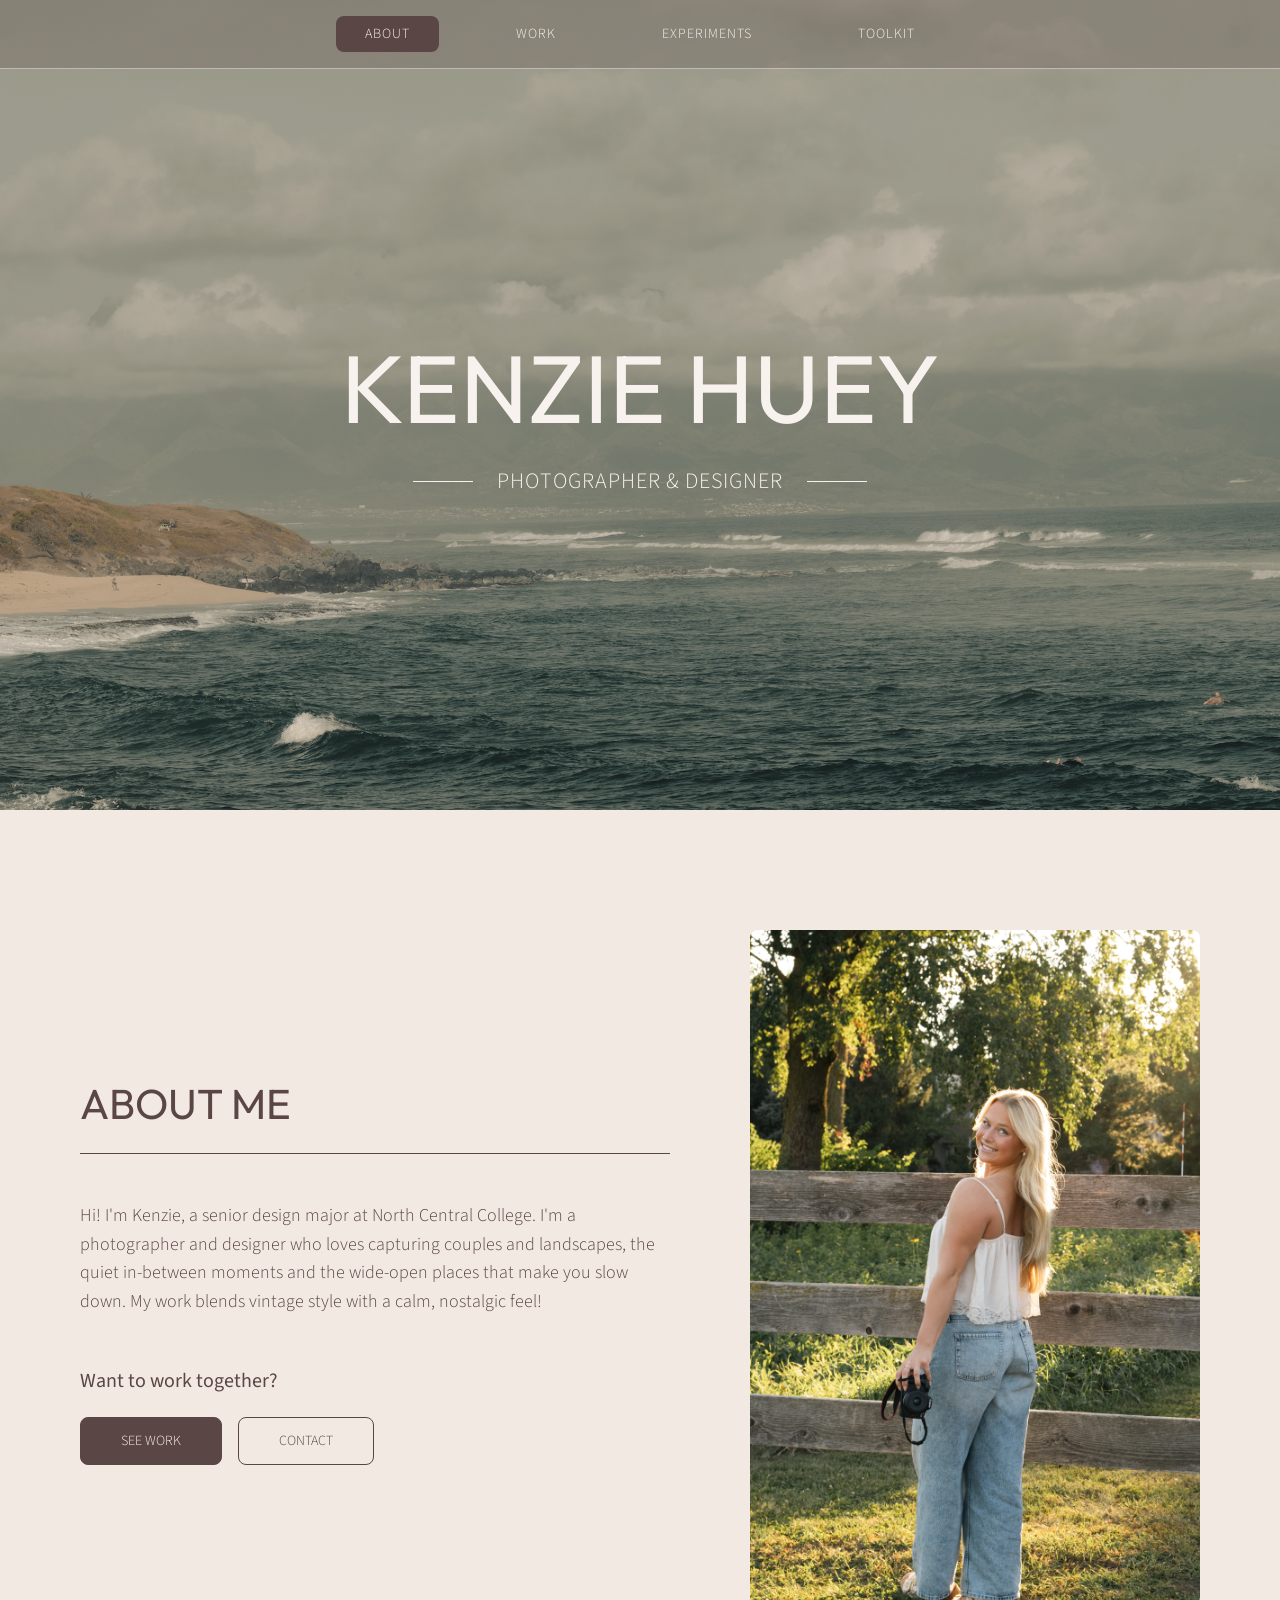
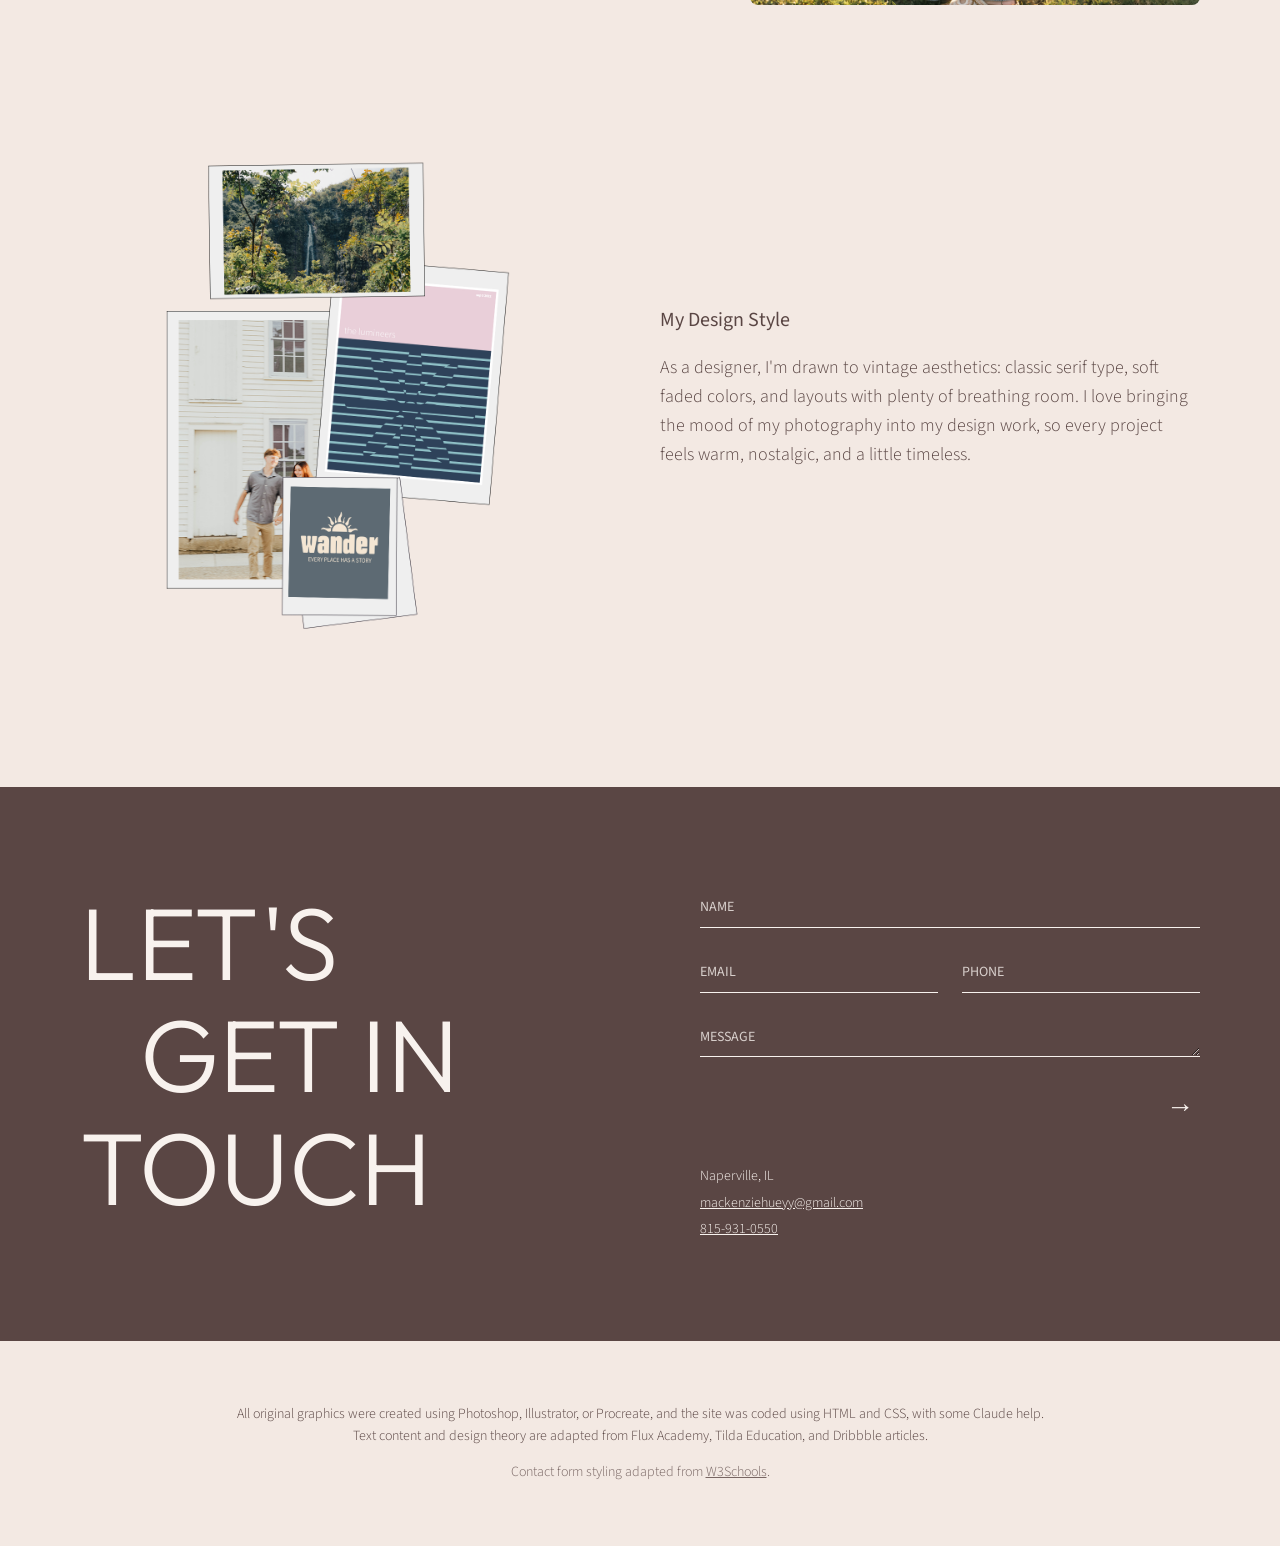
<file: index.html>
<!DOCTYPE html>
<html lang="en">
<head>
  <meta charset="UTF-8">
  <meta name="viewport" content="width=device-width, initial-scale=1.0">
  <title>Kenzie Huey | Photographer & Designer</title>

  <link rel="preconnect" href="https://fonts.googleapis.com">
  <link rel="preconnect" href="https://fonts.gstatic.com" crossorigin>
  <link href="https://fonts.googleapis.com/css2?family=Outfit:wght@300;400&family=Source+Sans+3:wght@300;400;600&display=swap" rel="stylesheet">


  <link rel="stylesheet" href="style.css">
</head>
<body>

<!-- Nav Bar-->
  <nav class="nav">
    <a href="index.html" class="active">About</a>
    <a href="work.html">Work</a>
    <a href="experiments.html">Experiments</a>
    <a href="toolkit.html">Toolkit</a>
  </nav>

  <!-- HERO BANNER-->

  <header class="hero">
    <h1>Kenzie Huey</h1>
    <p class="hero-subtitle">Photographer &amp; Designer</p>
  </header>

  <!-- ABOUT ME -->
  <section class="about">
    <div class="about-text">
      <h2>About Me</h2>
      <p>
        Hi! I'm Kenzie, a senior design major at North Central College.
        I'm a photographer and designer who loves capturing couples and
        landscapes, the quiet in-between moments and the wide-open places
        that make you slow down. My work blends vintage style with a calm,
        nostalgic feel!
      </p>

      <h3>Want to work together?</h3>
      <div class="buttons">
        <a href="work.html" class="btn btn-filled">See Work</a>
        <a href="#contact" class="btn btn-outline">Contact</a>
      </div>
    </div>

    <img src="me.jpg" alt="Kenzie smiling over her shoulder, holding a camera by a wooden fence" class="portrait">
  </section>


  <section class="design-style">
    <img src="collage.png" alt="Collage of Kenzie" class="collage">

    <div class="design-text">
      <h3>My Design Style</h3>
      <p>
        As a designer, I'm drawn to vintage aesthetics: classic serif type,
        soft faded colors, and layouts with plenty of breathing room. I love
        bringing the mood of my photography into my design work, so every
        project feels warm, nostalgic, and a little timeless.
      </p>
    </div>
  </section>

  
  <section class="contact" id="contact">
    <h2 class="contact-title">Let's<br><span>Get In</span><br>Touch</h2>

    <div class="contact-right">
     
      <form class="contact-form">
        <input type="text" name="name" placeholder="Name" required>
        <div class="form-row">
          <input type="email" name="email" placeholder="Email" required>
          <input type="tel" name="phone" placeholder="Phone">
        </div>
        <textarea name="message" placeholder="Message" required></textarea>
        <button type="submit" class="form-arrow" aria-label="Send message">&rarr;</button>
      </form>

      <div class="contact-info">
        <p>Naperville, IL</p>
      
        <a href="mailto:mackenziehueyy@gmail.com">mackenziehueyy@gmail.com</a>
        <a href="tel:8159310550">815-931-0550</a>
      </div>
    </div>
  </section>

  <!-- footer -->
  <footer class="footer">
    <p>
      All original graphics were created using Photoshop, Illustrator, or Procreate,
      and the site was coded using HTML and CSS, with some Claude help. Text content
      and design theory are adapted from Flux Academy, Tilda Education, and
      Dribbble articles.
    </p>
    <p class="credits">
      Contact form styling adapted from
      <a href="https://www.w3schools.com/howto/howto_css_contact_form.asp" target="_blank">W3Schools</a>.
    </p>
  </footer>

</body>
</html>
</file>
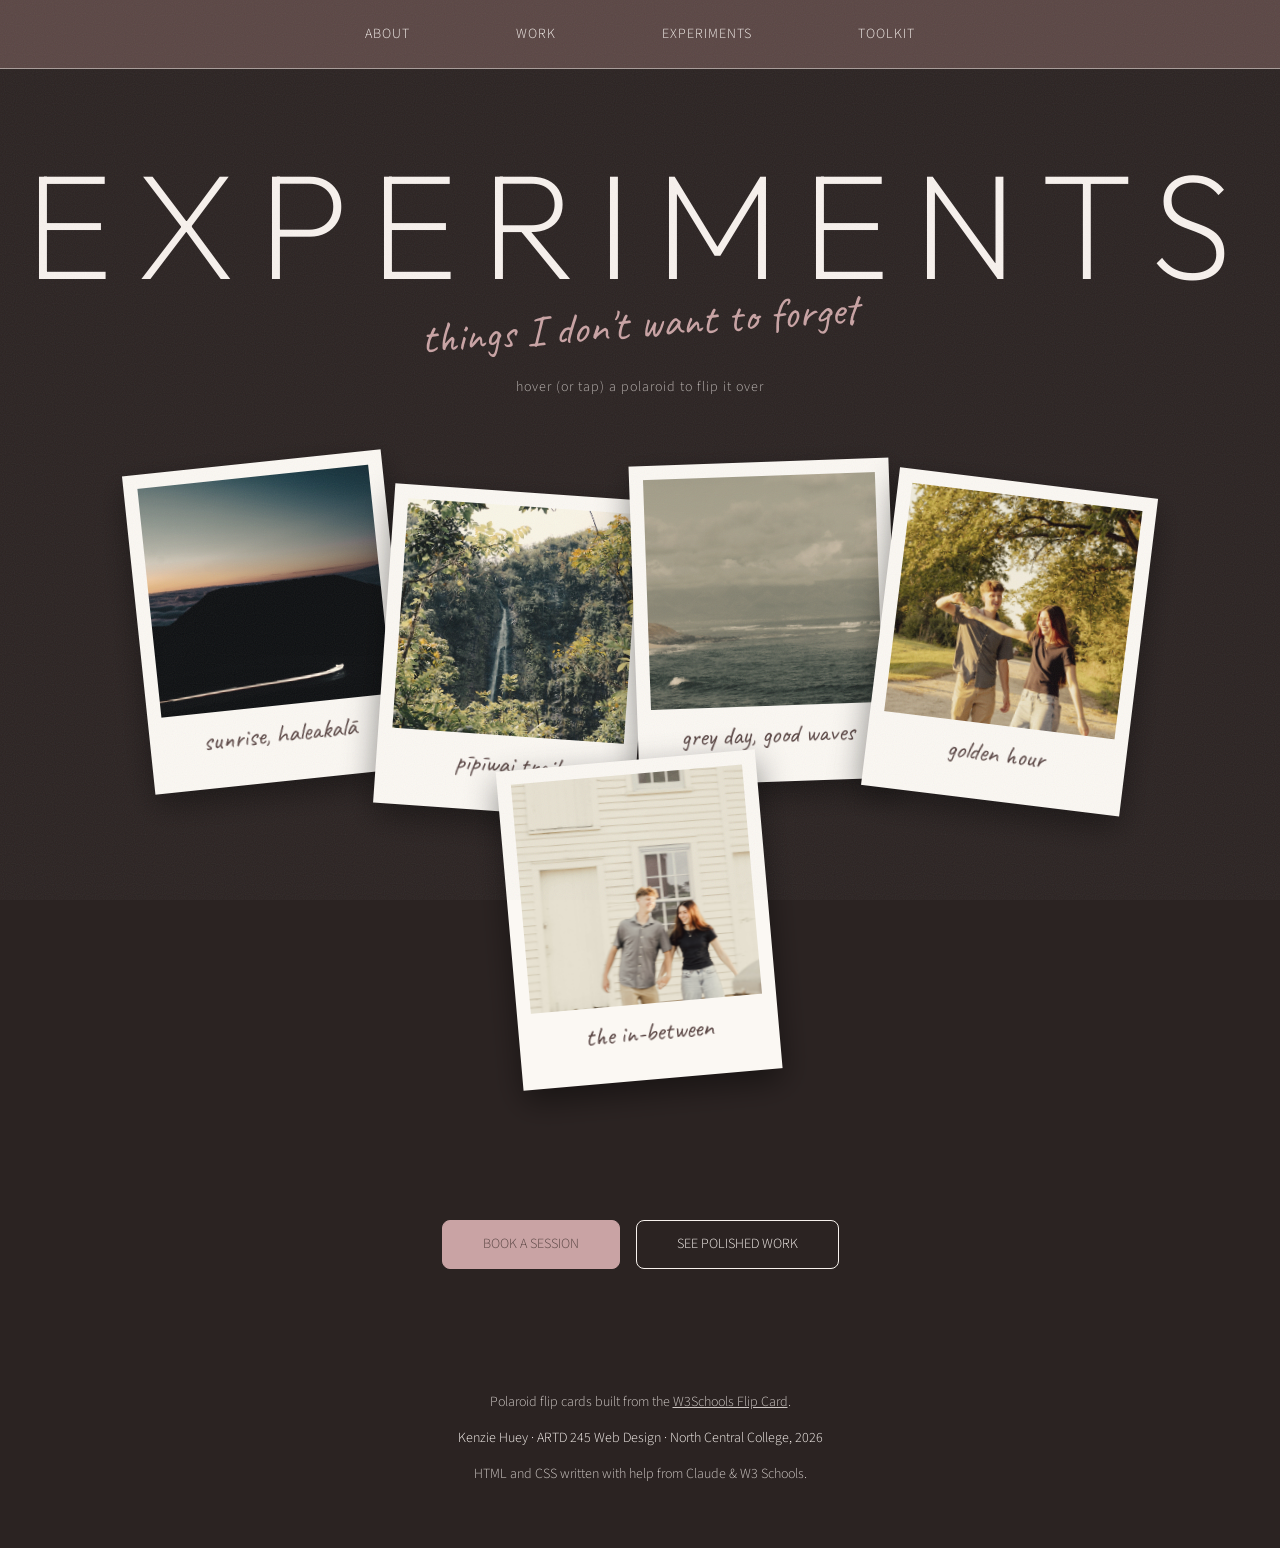
<file: experiments.html>
<!DOCTYPE html>
<html lang="en">
<head>
  <meta charset="UTF-8">
  <meta name="viewport" content="width=device-width, initial-scale=1.0">
  <title>Experiments | Kenzie Huey</title>

  
  <link rel="preconnect" href="https://fonts.googleapis.com">
  <link rel="preconnect" href="https://fonts.gstatic.com" crossorigin>
  <link href="https://fonts.googleapis.com/css2?family=Caveat:wght@400;600&family=Outfit:wght@200;300;400;700&family=Source+Sans+3:wght@300;400;600&display=swap" rel="stylesheet">
  <link rel="stylesheet" href="style.css">
</head>

<body class="experiments-page">

  <!-- NAV BAR -->
  <nav class="nav nav-solid">
    <a href="index.html">About</a>
    <a href="work.html">Work</a>
    <a href="experiments.html" class="active">Experiments</a>
    <a href="toolkit.html">Toolkit</a>
  </nav>

  <!--HEADER -->
  <header class="exp-header">
    <h1>Experiments</h1>
    <p class="exp-scribble">things I don't want to forget</p>
    <p class="exp-hint">hover (or tap) a polaroid to flip it over</p>
  </header>

  <!-- flip cards
       Built from the W3Schools Flip Card. Structure:
       .flip-card        = the polaroid (tilted)
       .flip-card-inner  = the part that spins
       .flip-card-front  = photo side
       .flip-card-back   = handwritten note side
       tabindex="0" lets people tap or tab to flip it, not just hover. -->
  <section class="polaroid-table">

    <div class="flip-card" tabindex="0">
      <div class="flip-card-inner">
        <div class="flip-card-front">
          <img src="park.jpg" alt="Sunrise over Haleakalā">
          <p class="polaroid-caption">sunrise, haleakal&#257;</p>
        </div>
        <div class="flip-card-back">
          <p>Woke up at 3am for this. SOOO worth it!</p>
          <p class="note-date">Maui, 2026</p>
        </div>
      </div>
    </div>

    <div class="flip-card" tabindex="0">
      <div class="flip-card-inner">
        <div class="flip-card-front">
          <img src="waterfall.jpg" alt="A tall waterfall framed by green and yellow leaves">
          <p class="polaroid-caption">p&#299;p&#299;wai trail</p>
        </div>
        <div class="flip-card-back">
          <p>The prettiest waterfall I have ever seen!.</p>
          <p class="note-date">Maui, 2026</p>
        </div>
      </div>
    </div>

    <div class="flip-card" tabindex="0">
      <div class="flip-card-inner">
        <div class="flip-card-front">
          <img src="hero2.png" alt="Moody ocean waves along a rocky Maui coastline">
          <p class="polaroid-caption">grey day, good waves</p>
        </div>
        <div class="flip-card-back">
          <p>Overcast skies are underrated. Everything looks softer.</p>
          <p class="note-date">Maui, 2026</p>
        </div>
      </div>
    </div>

    <!-- Add your own couples photos as couples1.jpg and couples2.jpg -->
    <div class="flip-card" tabindex="0">
      <div class="flip-card-inner">
        <div class="flip-card-front">
          <img src="couple1.jpg" alt="A couple laughing">
          <p class="polaroid-caption">golden hour</p>
        </div>
        <div class="flip-card-back">
          <p>The best photos happen without asking!</p>
          <p class="note-date">2026</p>
        </div>
      </div>
    </div>

    <div class="flip-card" tabindex="0">
      <div class="flip-card-inner">
        <div class="flip-card-front">
          <img src="couples2.jpg" alt="A couple walking hand in hand">
          <p class="polaroid-caption">the in-between</p>
        </div>
        <div class="flip-card-back">
          <p>I asked them to walk slowly! They looked great! </p>
          <p class="note-date">2026</p>
        </div>
      </div>
    </div>

  </section>

  <section class="exp-cta">
    
    <div class="buttons buttons-center">
      <a href="index.html#contact" class="btn btn-filled">Book a Session</a>
      <a href="work.html" class="btn btn-outline">See Polished Work</a>
    </div>
  </section>

  <footer class="footer">
    <p class="credits">
      Polaroid flip cards built from the
      <a href="https://www.w3schools.com/howto/howto_css_flip_card.asp" target="_blank">W3Schools Flip Card</a>.
     
    </p>
    <p>Kenzie Huey · ARTD 245 Web Design · North Central College, 2026</p>
    <p class="credits">HTML and CSS written with help from Claude & W3 Schools.</p>
  </footer>

</body>
</html>
</file>
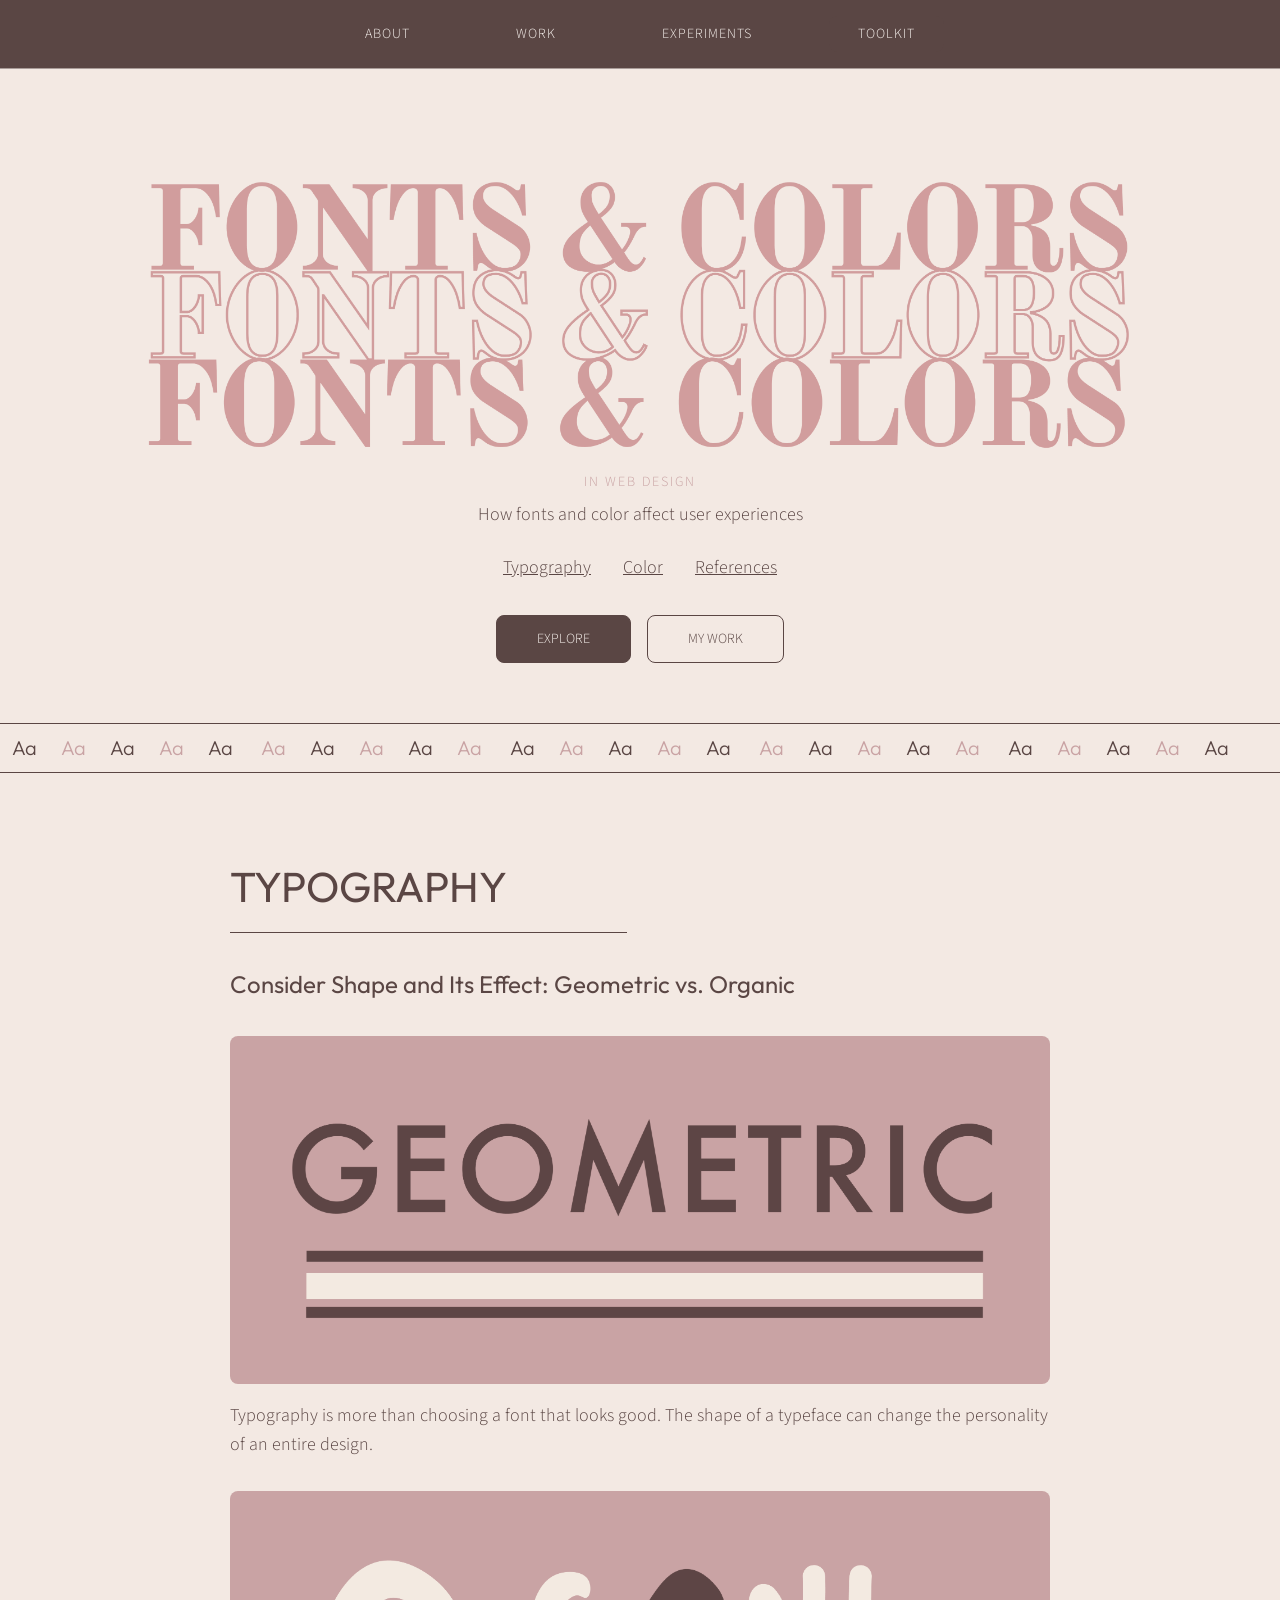
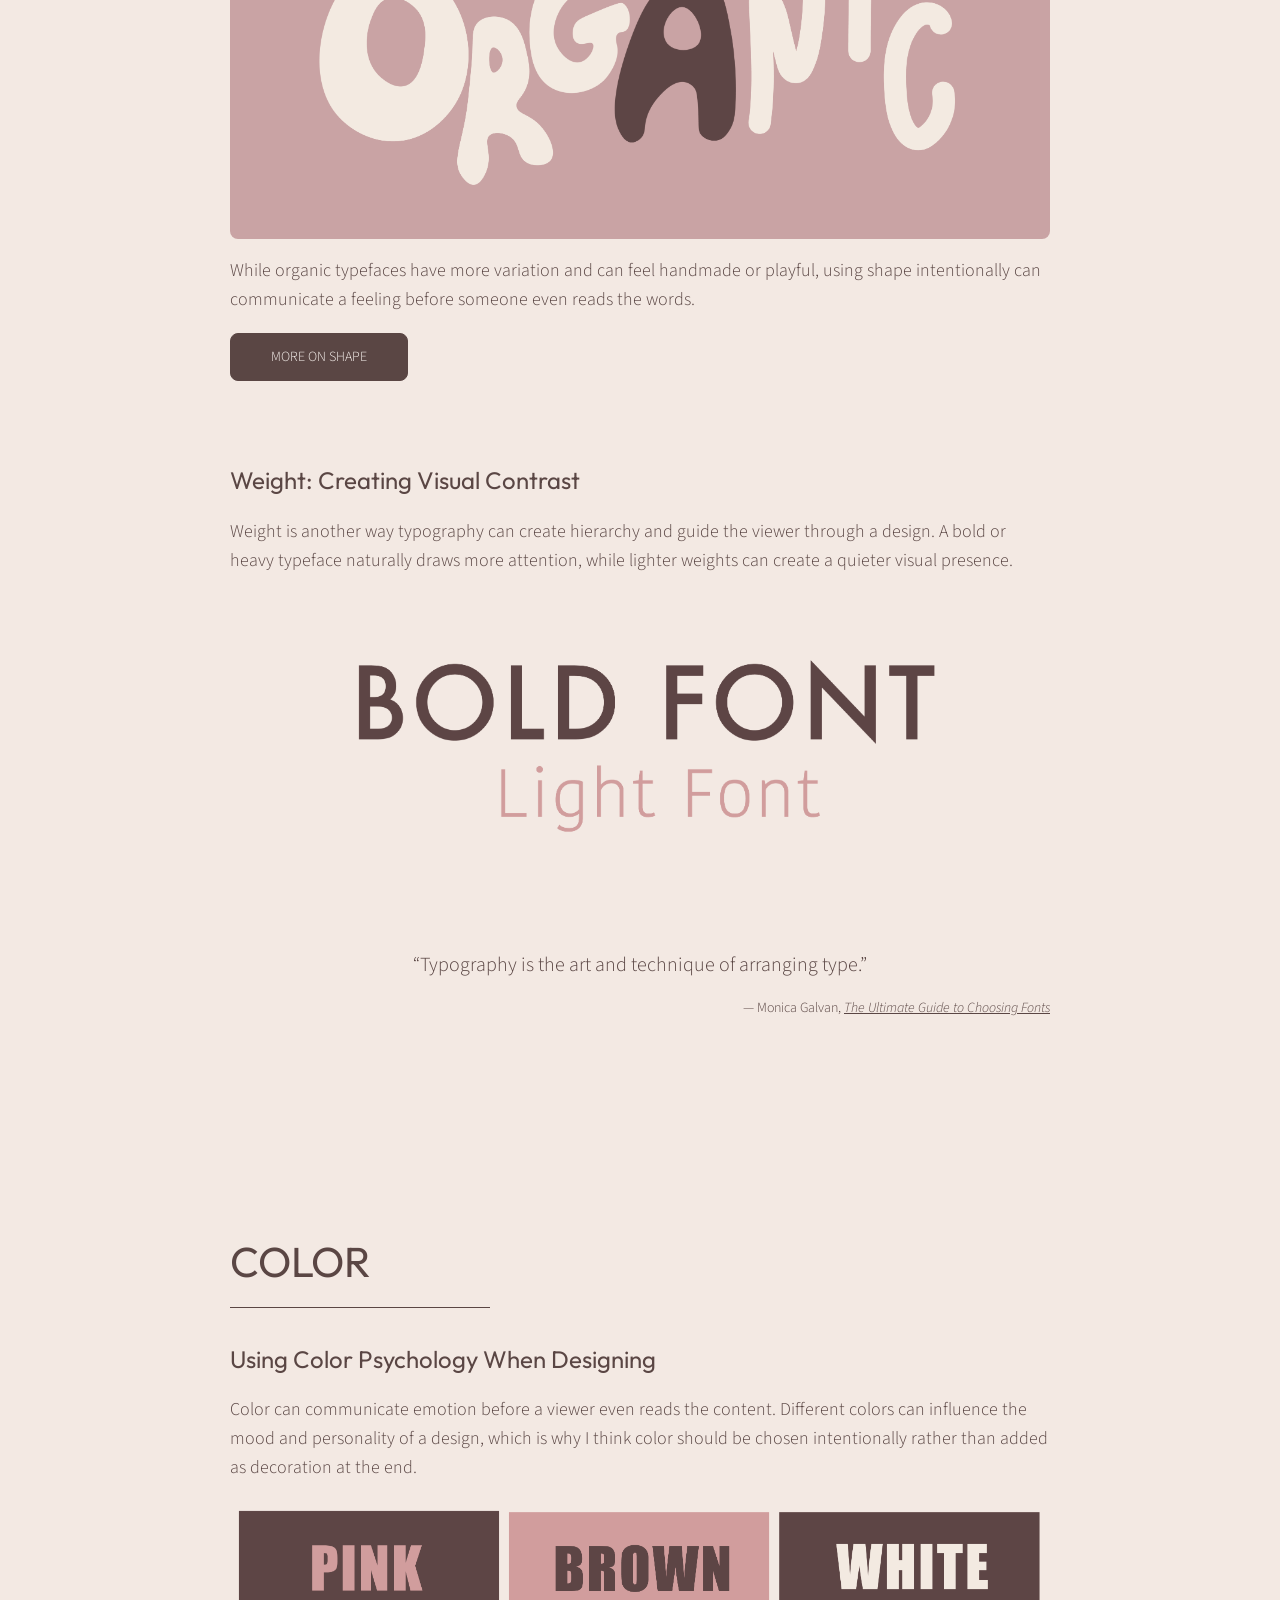
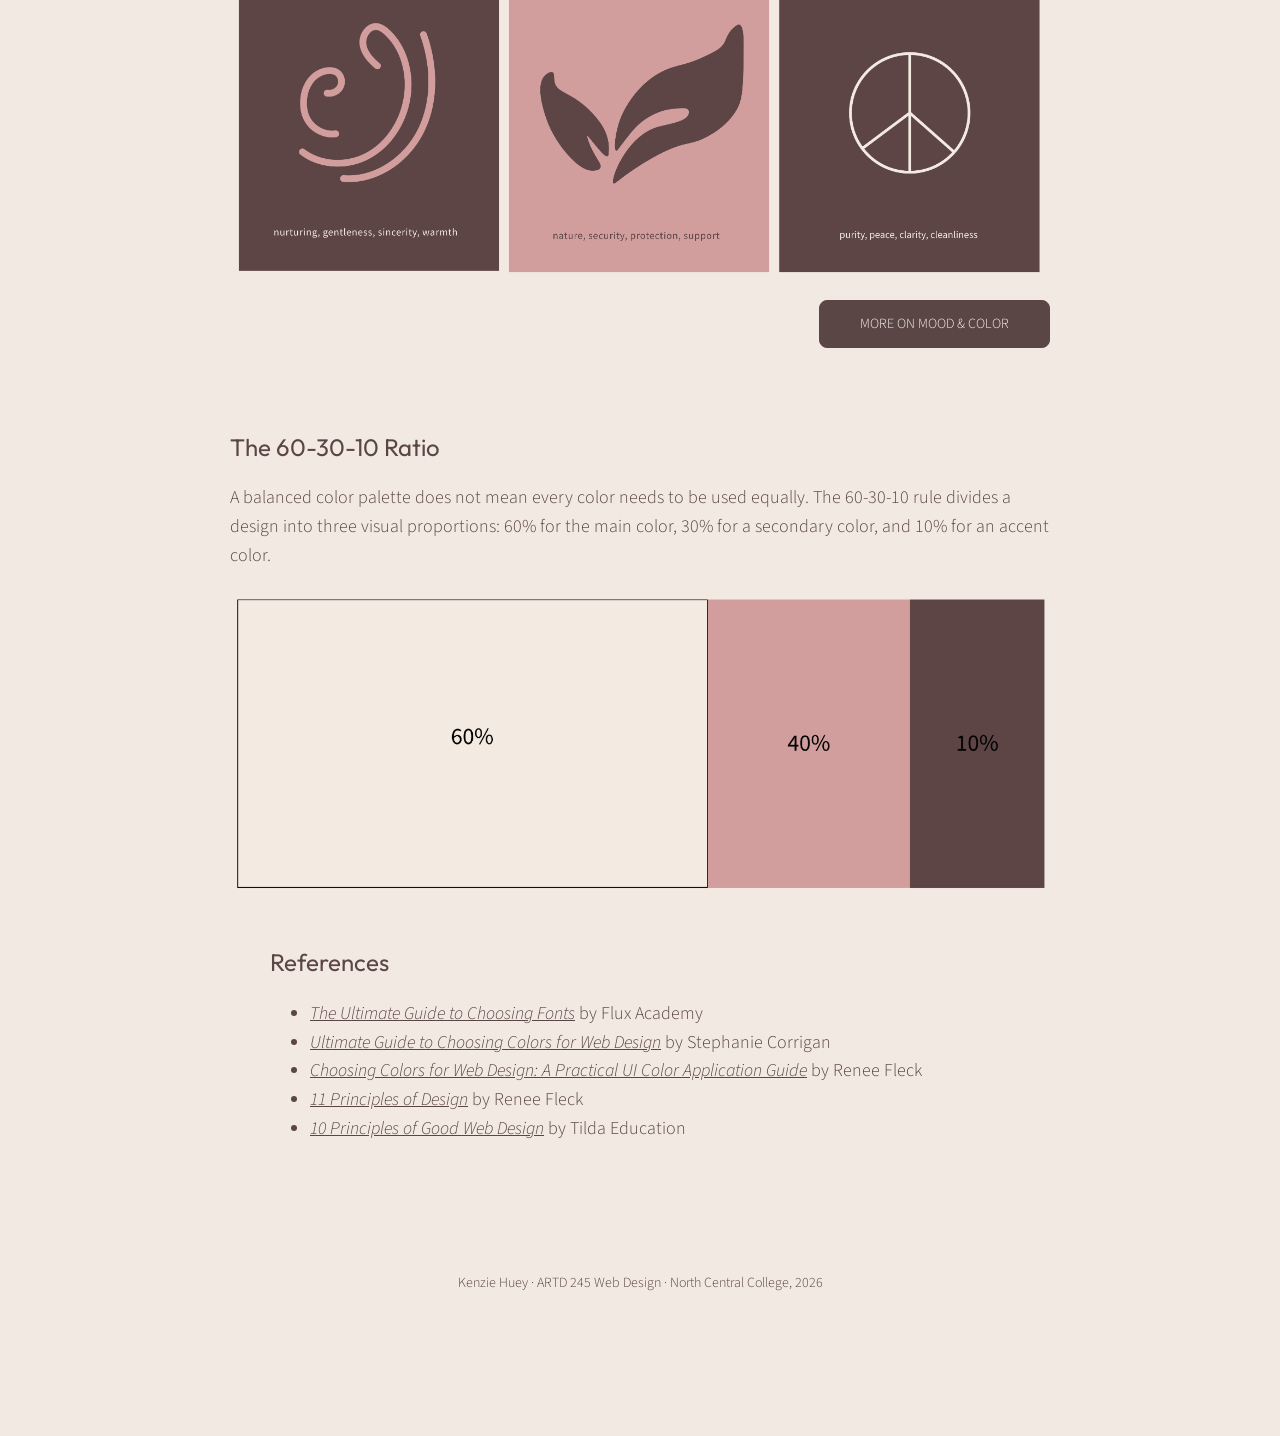
<file: toolkit.html>
<!DOCTYPE html>
<html lang="en">
<head>
  <meta charset="UTF-8">
  <meta name="viewport" content="width=device-width, initial-scale=1.0">
  <title>Toolkit | Kenzie Huey</title>

  <!-- Same fonts + same stylesheet as every other page -->
  <link rel="preconnect" href="https://fonts.googleapis.com">
  <link rel="preconnect" href="https://fonts.gstatic.com" crossorigin>
  <link href="https://fonts.googleapis.com/css2?family=Outfit:wght@200;300;400;700&family=Source+Sans+3:wght@300;400;600&display=swap" rel="stylesheet">
  <link rel="stylesheet" href="style.css">
</head>
<body>

  <!--  NAV BAR  -->
  
  <nav class="nav nav-solid">
    <a href="index.html">About</a>
    <a href="work.html">Work</a>
    <a href="experiments.html">Experiments</a>
    <a href="toolkit.html" class="active">Toolkit</a>
  </nav>

  <!--  PAGE HEADER -->
  <header class="page-header">
   
    <h1><img src="fonts&colors.png" alt="Fonts &amp; Color" class="title-img"></h1>
    <p class="eyebrow">In web design</p>
    <p>How fonts and color affect user experiences</p>

    <!-- In-page links: each one jumps to a section with a matching id -->
    <div class="jump-links">
      <a href="#typography">Typography</a>
      <a href="#color">Color</a>
      <a href="#references">References</a>
    </div>

    <div class="buttons buttons-center">
      <a href="#typography" class="btn btn-filled">Explore</a>
      <a href="work.html" class="btn btn-outline">My Work</a>
    </div>


  </header>

  <!-- Decorative "Aa" strip -->
  <div class="aa-strip" aria-hidden="true">
    <span>Aa</span><span>Aa</span><span>Aa</span><span>Aa</span><span>Aa</span>
    <span>Aa</span><span>Aa</span><span>Aa</span><span>Aa</span><span>Aa</span>
    <span>Aa</span><span>Aa</span><span>Aa</span><span>Aa</span><span>Aa</span>
    <span>Aa</span><span>Aa</span><span>Aa</span><span>Aa</span><span>Aa</span>
    <span>Aa</span><span>Aa</span><span>Aa</span><span>Aa</span><span>Aa</span>
  </div>

  <section class="toolkit-section" id="typography">
    <h2>Typography</h2>

    <h3>Consider Shape and Its Effect: Geometric vs. Organic</h3>

    <img src="geo.png" alt="The word GEOMETRIC in a clean, structured typeface" class="org">
    <p>
      Typography is more than choosing a font that looks good. The shape of a
      typeface can change the personality of an entire design.
    </p>

    <img src="org.png" alt="The word ORGANIC in a soft, bubbly, playful typeface" class="org">
    <p>
      While organic typefaces have more variation and can feel handmade or
      playful, using shape intentionally can communicate a feeling before
      someone even reads the words.
    </p>

    <a href="https://www.flux-academy.com/blog/the-ultimate-guide-to-choosing-fonts" target="_blank" class="btn btn-filled">More on Shape</a>

    <h3 class="spaced">Weight: Creating Visual Contrast</h3>
    <p>
      Weight is another way typography can create hierarchy and guide the
      viewer through a design. A bold or heavy typeface naturally draws more
      attention, while lighter weights can create a quieter visual presence.
    </p>

    <img src="bold vs light.png" alt="The words BOLD FONT in a heavy weight above Light Font in a thin weight" class="concept-img">

    <figure class="quote">
      <q>Typography is the art and technique of arranging type.</q>
      <figcaption>— Monica Galvan, <cite><a href="https://www.flux-academy.com/blog/the-ultimate-guide-to-choosing-fonts" target="_blank">The Ultimate Guide to Choosing Fonts</a></cite></figcaption>
    </figure>
  </section>

  <!-- COLOR -->
  <section class="toolkit-section" id="color">
    <h2>Color</h2>

    <h3>Using Color Psychology When Designing</h3>
    <p>
      Color can communicate emotion before a viewer even reads the content.
      Different colors can influence the mood and personality of a design,
      which is why I think color should be chosen intentionally rather than
      added as decoration at the end.
    </p>

    <img src="pbw.png" alt="Three color cards: pink, brown, and white, each with an icon and the moods it suggests" class="concept-img">

    <a href="https://dribbble.com/stories/2018/12/19/choosing-colors-for-web-design-a-practical-ui-color-application-guide" target="_blank" class="btn btn-filled btn-right">More on Mood &amp; Color</a>

    <h3 class="spaced">The 60-30-10 Ratio</h3>
    <p>
      A balanced color palette does not mean every color needs to be used
      equally. The 60-30-10 rule divides a design into three visual
      proportions: 60% for the main color, 30% for a secondary color, and
      10% for an accent color.
    </p>

    <img src="60.png" alt="Diagram of the 60-30-10 rule as three blocks of color" class="concept-img">

    


  <section class="references" id="references">
    <h3>References</h3>
    <ul>
      <li><cite><a href="https://www.flux-academy.com/blog/the-ultimate-guide-to-choosing-fonts" target="_blank">The Ultimate Guide to Choosing Fonts</a></cite> by Flux Academy</li>
      <li><cite><a href="https://www.flux-academy.com/blog/ultimate-guide-to-choosing-colors-for-web-design" target="_blank">Ultimate Guide to Choosing Colors for Web Design</a></cite> by Stephanie Corrigan</li>
      <li><cite><a href="https://dribbble.com/stories/2018/12/19/choosing-colors-for-web-design-a-practical-ui-color-application-guide" target="_blank">Choosing Colors for Web Design: A Practical UI Color Application Guide</a></cite> by Renee Fleck</li>
      <li><cite><a href="https://dribbble.com/resources/education/principles-of-design" target="_blank">11 Principles of Design</a></cite> by Renee Fleck</li>
      <li><cite><a href="https://tilda.education/en/web-design-principles" target="_blank">10 Principles of Good Web Design</a></cite> by Tilda Education</li>
    </ul>
  </section>

  <footer class="footer">
    <p>Kenzie Huey · ARTD 245 Web Design · North Central College, 2026</p>
  


</body>
</html>

  </footer>


</body>
</html>
</file>
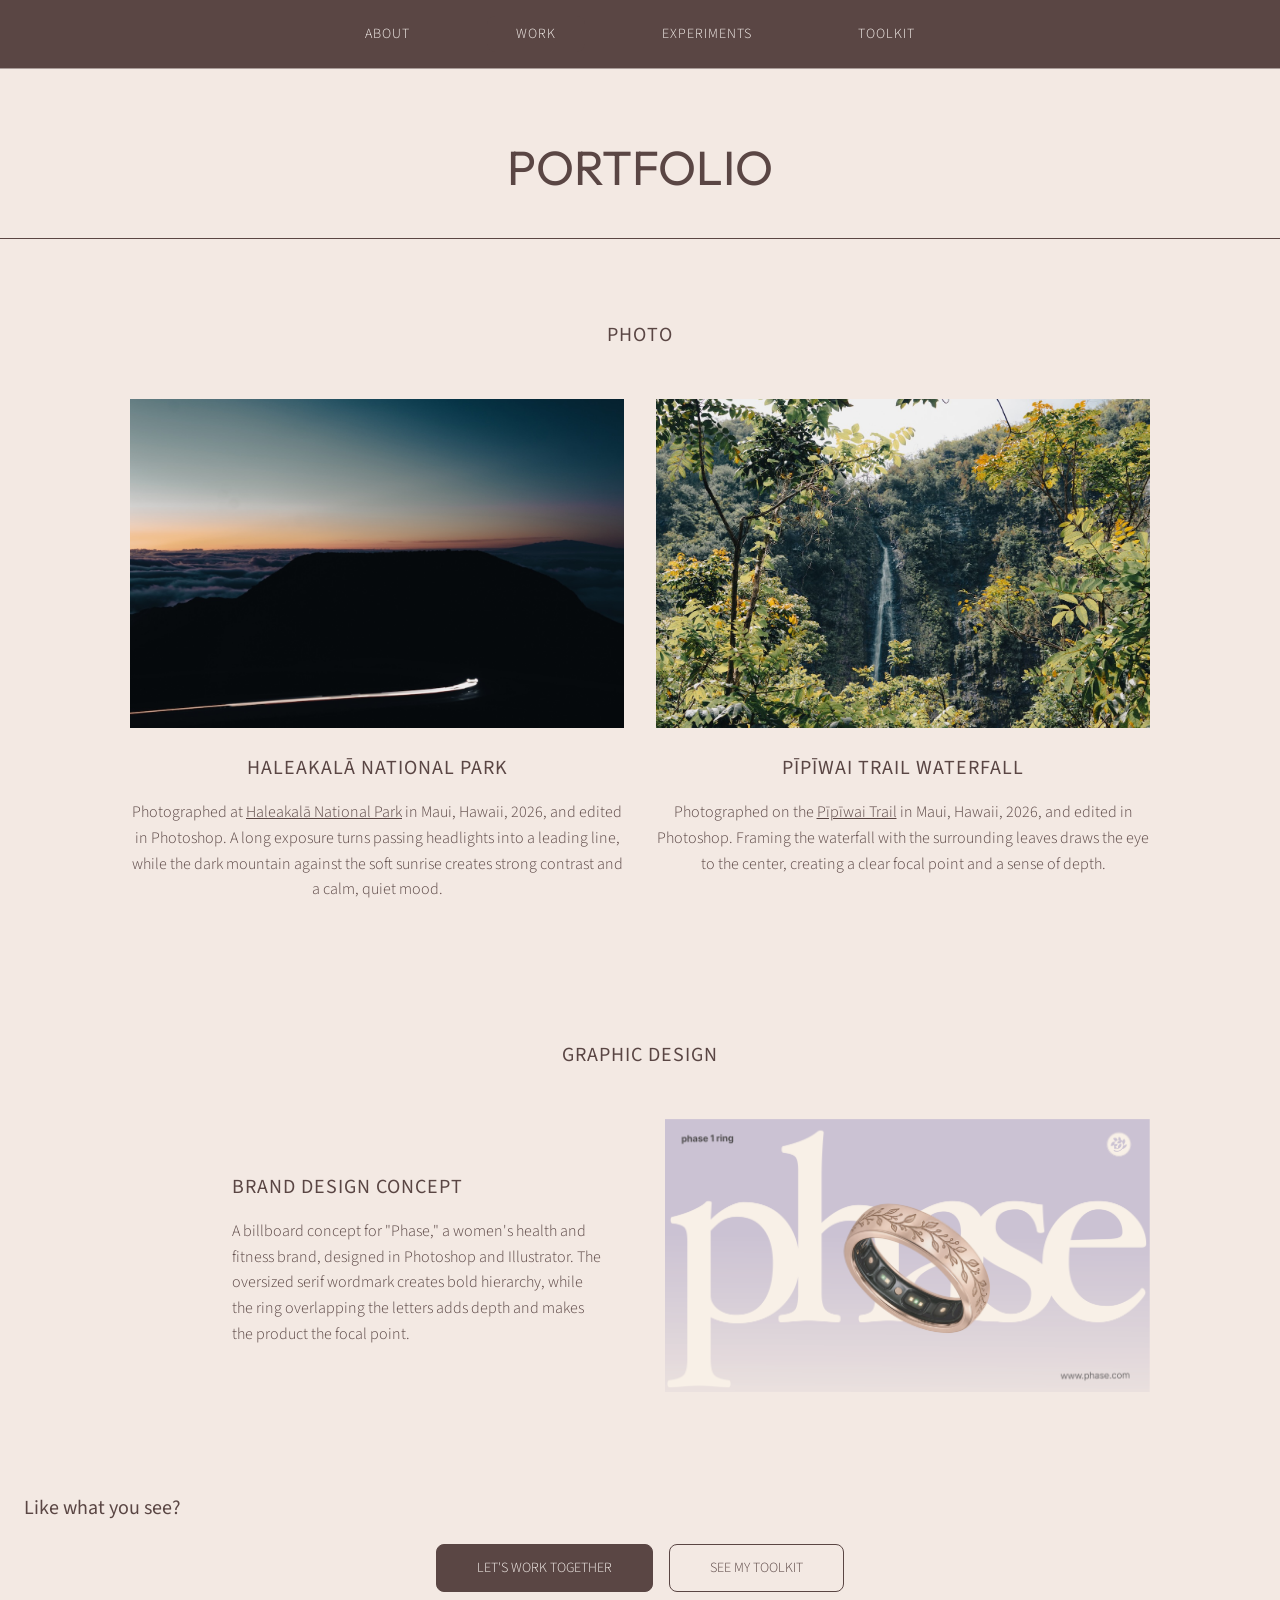
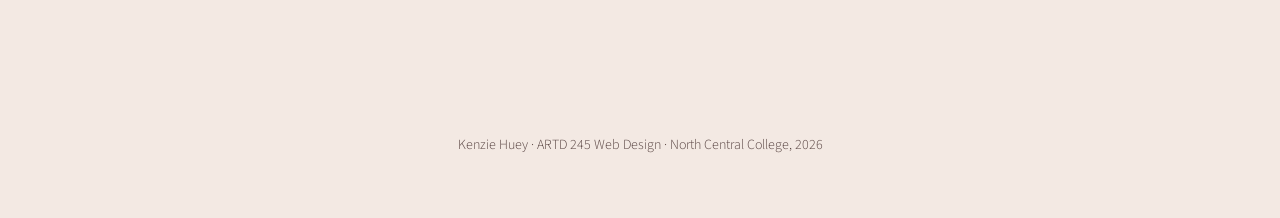
<file: work.html>
<!DOCTYPE html>
<html lang="en">
<head>
  <meta charset="UTF-8">
  <meta name="viewport" content="width=device-width, initial-scale=1.0">
  <title>Work | Kenzie Huey</title>


  <link rel="preconnect" href="https://fonts.googleapis.com">
  <link rel="preconnect" href="https://fonts.gstatic.com" crossorigin>
  <link href="https://fonts.googleapis.com/css2?family=Outfit:wght@200;300;400;700&family=Source+Sans+3:wght@300;400;600&display=swap" rel="stylesheet">
  <link rel="stylesheet" href="style.css">
</head>
<body>

  <!--  NAV BAR  -->
  <nav class="nav nav-solid">
    <a href="index.html">About</a>
    <a href="work.html" class="active">Work</a>
    <a href="experiments.html">Experiments</a>
    <a href="toolkit.html">Toolkit</a>
  </nav>

  <!-- PAGE HEADER -->
  <header class="work-header">
    <h1>Portfolio</h1>
  </header>

  <!--  PHOTOGRAPHY  -->
  <section class="work-section">
    <h2 class="work-label">Photo</h2>

    <div class="work-grid">

      <article class="work-card">
  
        <div class="zoom-wrap">
          <img src="park.jpg" alt="Sunrise over Haleakalā crater with a streak of headlights along the mountain road">
        </div>
        <h3>Haleakal&#257; National Park</h3>
        <p>
          Photographed at
          <a href="https://www.nps.gov/hale/index.htm" target="_blank">Haleakal&#257; National Park</a>
          in Maui, Hawaii, 2026, and edited in Photoshop. A long exposure turns
          passing headlights into a leading line, while the dark mountain
          against the soft sunrise creates strong contrast and a calm, quiet mood.
        </p>
      </article>

      <article class="work-card">
        <div class="zoom-wrap">
          <img src="waterfall.jpg" alt="A tall, thin waterfall framed by green and yellow leaves in a Maui rainforest">
        </div>
        <h3>P&#299;p&#299;wai Trail Waterfall</h3>
        <p>
          Photographed on the
          <a href="https://www.hawaiimagazine.com/content/hiking-pipiwai-trail-waimoku-falls-haleakala-national-park" target="_blank">P&#299;p&#299;wai Trail</a>
          in Maui, Hawaii, 2026, and edited in Photoshop. Framing the waterfall
          with the surrounding leaves draws the eye to the center, creating a
          clear focal point and a sense of depth.
        </p>
      </article>

    </div>
  </section>

  <!-- GRAPHIC DESIGN -->
  <section class="work-section">
    <h2 class="work-label">Graphic Design</h2>

    <article class="work-feature">
      <div class="work-feature-text">
        <h3>Brand Design Concept</h3>
        <p>
          A billboard concept for "Phase," a women's health and fitness brand,
          designed in Photoshop and Illustrator. The oversized serif wordmark
          creates bold hierarchy, while the ring overlapping the letters adds
          depth and makes the product the focal point.
        </p>
      </div>

      <div class="zoom-wrap work-feature-img">
        <img src="billboard.png" alt="Lavender billboard ">
      </div>
    </article>
  </section>

  <section class="work-cta">
    <h3>Like what you see?</h3>
    <div class="buttons buttons-center">
      <a href="index.html#contact" class="btn btn-filled">Let's Work Together</a>
      <a href="toolkit.html" class="btn btn-outline">See My Toolkit</a>
    </div>
  </section>

  <footer class="footer">
    <p>Kenzie Huey · ARTD 245 Web Design · North Central College, 2026</p>
    
  </footer>

</body>
</html>
</file>
<file: style.css>
:root {
  --cream: #f3e9e3;   /* 60% - main background */
  --brown: #5a4644;   /* 30% - contact section, buttons, text */
  --pink:  #c9a3a4;   /* 10% - accent for hovers */
  --light: #f8f2ee;   /* text on dark backgrounds */

  --heading-font: 'Outfit', sans-serif;
  --body-font: 'Source Sans 3', sans-serif;
}

/*
   BASICS
   */
* {
  box-sizing: border-box;
}

body {
  margin: 0;
  background: var(--cream);
  color: var(--brown);
  font-family: var(--body-font);
  font-weight: 300;
  font-size: 18px;
  line-height: 1.6;
}

h1, h2, h3 {
  font-family: var(--heading-font);
  font-weight: 400;
  margin: 0 0 16px;
}

h2 {
  font-size: 42px;
  text-transform: uppercase;
}

h3 {
  font-size: 20px;
  font-family: var(--body-font);
}

img {
  max-width: 100%;
  display: block;
}

/* Text links + hover state */
a {
  color: inherit;
}

a:hover {
  color: var(--pink);
}

/* nav */
.nav {
  position: absolute;      /* sits on top of the hero photo */
  top: 0;
  left: 0;
  right: 0;
  z-index: 10;
  display: flex;
  justify-content: center;
  gap: 48px;
  padding: 16px;
  background: rgba(90, 70, 68, 0.25);   /* soft dark band so links stay readable */
  border-bottom: 1px solid rgba(248, 242, 238, 0.5);
}

.nav a {
  color: var(--light);
  text-decoration: none;
  text-transform: uppercase;
  font-size: 14px;
  letter-spacing: 1px;
  padding: 6px 28px;
  border-radius: 8px;
  border: 1px solid transparent;
  transition: 0.2s;
}

/* Hover: outlined pill */
.nav a:hover {
  border-color: var(--light);
  color: var(--light);
}

/* Active page: filled brown pill */
.nav a.active {
  background: var(--brown);
}

/*
   HERO
    */
.hero {
  height: 90vh;
  min-height: 500px;
  display: flex;
  flex-direction: column;
  justify-content: center;
  align-items: center;
  text-align: center;
  color: var(--light);
  background-image: url('hero2.png');
  background-size: cover;
  background-position: center;
}

.hero h1 {
  font-size: clamp(48px, 8vw, 96px);
  text-transform: uppercase;
  margin: 0;
}

/* Subtitle with the little lines on each side */
.hero-subtitle {
  display: flex;
  align-items: center;
  gap: 24px;
  font-size: 22px;
  text-transform: uppercase;
  letter-spacing: 1px;
  margin: 0;
}

.hero-subtitle::before,
.hero-subtitle::after {
  content: "";
  width: 60px;
  height: 1px;
  background: var(--light);
}

/* 
   ABOUT ME
    */
.about {
  display: flex;
  justify-content: space-between;
  align-items: center;
  gap: 80px;
  max-width: 1200px;
  margin: 0 auto;
  padding: 120px 40px 80px;
}

.about-text {
  flex: 1;
}

.about-text h2 {
  border-bottom: 1px solid var(--brown);
  padding-bottom: 16px;
  margin-bottom: 48px;
}

.about-text h3 {
  margin-top: 48px;
}

.portrait {
  flex: 1;
  max-width: 450px;
  border-radius: 8px;
}

/*
   BUTTONS
    */
.buttons {
  display: flex;
  gap: 16px;
  margin-top: 20px;
}

.btn {
  display: inline-block;
  padding: 12px 40px;
  border-radius: 8px;
  text-decoration: none;
  text-transform: uppercase;
  font-size: 14px;
  border: 1px solid var(--brown);
  transition: 0.2s;
}

.btn-filled {
  background: var(--brown);
  color: var(--light);
}

.btn-outline {
  color: var(--brown);
}

.btn:hover {
  background: var(--pink);
  border-color: var(--pink);
  color: var(--brown);
}

/* 
   DESIGN STYLE (collage + text)
   */
.design-style {
  display: flex;
  align-items: center;
  gap: 80px;
  max-width: 1200px;
  margin: 0 auto;
  padding: 40px 40px 120px;
}

.collage {
  flex: 1;
  max-width: 500px;
}

.design-text {
  flex: 1;
}

/* 
   CONTACT
   */
.contact {
  background: var(--brown);
  color: var(--light);
  display: flex;
  justify-content: space-between;
  gap: 60px;
  padding: 100px 80px;
}

.contact-title {
  font-family: var(--heading-font);
  font-size: clamp(56px, 8vw, 110px);
  line-height: 1.1;
  font-weight: 300;
}

/* Indents */
.contact-title span {
  padding-left: 60px;
  margin-bottom: 20px;
}

.contact-right {
  flex: 1;
  max-width: 500px;
  display: flex;
  flex-direction: column;
  justify-content: space-between;
}

/* Underline-only inputs */
.contact-form input,
.contact-form textarea {
  width: 100%;
  background: transparent;
  border: none;
  border-bottom: 1px solid var(--light);
  color: var(--light);
  font-family: var(--body-font);
  font-size: 14px;
  text-transform: uppercase;
  padding: 10px 0;
  margin-bottom: 24px;
}

.contact-form input::placeholder,
.contact-form textarea::placeholder {
  color: var(--light);
  opacity: 0.8;
}

.contact-form textarea {
  height: 40px;
  resize: vertical;
}

.form-row {
  display: flex;
  gap: 24px;
}

.form-arrow {
  display: block;
  margin-left: auto;
  background: none;
  border: none;
  color: var(--light);
  font-size: 28px;
  cursor: pointer;
}

.form-arrow:hover {
  color: var(--pink);
}

.contact-info {
  display: flex;
  flex-direction: column;
  gap: 4px;
  font-size: 14px;
  margin-top: 40px;
}

.contact-info p {
  margin: 0;
}

/* 
   FOOTER
   */
.footer {
  max-width: 900px;
  margin: 0 auto;
  padding: 48px 40px;
  text-align: center;
  font-size: 14px;
}

.credits {
  opacity: 0.8;
}

/* 
   TOOLKIT PAGE
   */

/* Nav version for pages without a hero photo */
.nav-solid {
  position: static;
  background: var(--brown);
}

.page-header {
  text-align: center;
  padding: 100px 24px 60px;
}

.page-header h1 {
  font-size: clamp(48px, 8vw, 88px);
  font-weight: 700;
  margin: 0;
}

.page-header p {
  margin: 8px 0 24px;
}

.jump-links {
  display: flex;
  justify-content: center;
  gap: 32px;
  margin-bottom: 32px;
}

/* Decorative strip:*/
.aa-strip {
  overflow: hidden;
  white-space: nowrap;
  border-top: 1px solid var(--brown);
  border-bottom: 1px solid var(--brown);
  padding: 8px 0;
  font-family: var(--heading-font);
  font-size: 20px;
}

.aa-strip span {
  margin: 0 12px;
}

.aa-strip span:nth-child(even) {
  color: var(--pink);
}

.toolkit-section {
  max-width: 900px;
  margin: 0 auto;
  padding: 80px 40px;
}

/* Underlined section titles */
.toolkit-section h2 {
  display: inline-block;
  border-bottom: 1px solid var(--brown);
  padding-bottom: 12px;
  padding-right: 120px;
  margin-bottom: 32px;
}

.toolkit-section h3 {
  font-family: var(--heading-font);
  font-size: 24px;
}

.toolkit-section h3.spaced {
  margin-top: 80px;
}



.org {
  width: 100%;
  border-radius: 8px;
  margin: 32px 0 16px;
  background: var(--pink);   /* the background color */
  padding: 32px;              /* space between the image and the edge */
}

/* Title graphic + header images */
.title-img {
  
  width: 80%;
  margin: 0 auto;
}

.eyebrow {
  text-transform: uppercase;
  letter-spacing: 2px;
  font-size: 14px;
  color: var(--pink);
  margin: 16px 0 0 !important;
}

.toolkit-hero-img {
  width: 100%;
  max-width: 900px;
  margin: 48px auto 0;
  border-radius: 8px;
}

.quote {
  margin: 48px 0;
  text-align: center;
}

.quote q {
  font-size: 20px;
}

.quote figcaption {
  text-align: right;
  font-size: 14px;
  margin-top: 16px;
}

.buttons-center {
  justify-content: center;
  margin-top: 20px;
}

.btn-right {
  display: table;
  margin-left: auto;
  margin-top: 20px;
}


.references {
  
  padding: 48px 40px;
}

.references a:hover {
  color: var(--light);
}


/* 
   WORK PAGE
  */
.work-header {
  text-align: center;
  padding: 60px 24px 32px;
  border-bottom: 1px solid var(--brown);
}

.work-header h1 {
  font-size: 48px;
  text-transform: uppercase;
  margin: 0;
}

.work-section {
  max-width: 1100px;
  margin: 0 auto;
  padding: 80px 40px 40px;
}

/* Small centered category labels: "PHOTO", "GRAPHIC DESIGN" */
.work-label {
  font-family: var(--body-font);
  font-size: 20px;
  letter-spacing: 1px;
  text-align: center;
  margin-bottom: 48px;
}

/* Two photos side by side */
.work-grid {
  display: grid;
  grid-template-columns: 1fr 1fr;
  gap: 32px;
}

.work-card {
  text-align: center;
}

.work-card h3,
.work-feature h3 {
  text-transform: uppercase;
  letter-spacing: 1px;
  margin-top: 24px;
}

.work-card p,
.work-feature p {
  font-size: 16px;
}

/* Hover zoom: the wrapper crops, the image scales up inside it */


.work-feature {
  display: flex;
  align-items: center;
  gap: 60px;
}

.work-feature-text {
  flex: 1;
  margin-left: 10%;
}

.work-feature-img {
  flex: 1.3;
}

.work-cta {
  text-align: left;
  padding: 60px 24px 80px;
}

/* 
   EXPERIMENTS PAGE
    */
.experiments-page {
  background: #2b2322;   /* "darkroom" brown-black */
  color: var(--light);
}

/* Film grain over the whole page (pointer-events: none so you can still click) */
.experiments-page::before {
  content: "";
  position: fixed;
  inset: 0;
  pointer-events: none;
  z-index: 100;
  opacity: 0.08;
  background-image: url("data:image/svg+xml,%3Csvg xmlns='http://www.w3.org/2000/svg' width='200' height='200'%3E%3Cfilter id='n'%3E%3CfeTurbulence type='fractalNoise' baseFrequency='0.9'/%3E%3C/filter%3E%3Crect width='100%25' height='100%25' filter='url(%23n)'/%3E%3C/svg%3E");
}

.exp-header {
  text-align: center;
  padding: 80px 24px 20px;
}

.exp-header h1 {
  font-size: clamp(56px, 12vw, 150px);
  font-weight: 200;
  text-transform: uppercase;
  letter-spacing: 0.15em;
  margin: 0;
  line-height: 1;
}

/* Handwritten text that crashes into the heading */
.exp-scribble {
  font-family: 'Caveat', cursive;
  font-size: clamp(28px, 4vw, 44px);
  color: var(--pink);
  transform: rotate(-4deg);
  margin: -10px 0 16px;
}

.exp-hint {
  font-size: 14px;
  letter-spacing: 1px;
  opacity: 0.7;
}

/* Where the polaroids get "tossed" */
.polaroid-table {
  display: flex;
  flex-wrap: wrap;
  justify-content: center;
  gap: 8px;
  max-width: 1100px;
  margin: 0 auto;
  padding: 40px 24px 60px;
}

/* ---- W3Schools Flip Card ---- */
.flip-card {
  background-color: transparent;
  width: 260px;
  height: 320px;
  perspective: 1000px;          
  margin: -10px;               
  transition: transform 0.4s;
  cursor: pointer;
}

/* Each polaroid gets a different tilt */
.flip-card:nth-child(1) { transform: rotate(-6deg); }
.flip-card:nth-child(2) { transform: rotate(4deg) translateY(30px); }
.flip-card:nth-child(3) { transform: rotate(-2deg); }
.flip-card:nth-child(4) { transform: rotate(7deg) translateY(20px); }
.flip-card:nth-child(5) { transform: rotate(-5deg) translateY(-10px); }

/* On hover: straighten, lift up, and come to the front */
.flip-card:hover,
.flip-card:focus {
  transform: rotate(0) scale(1.08);
  z-index: 5;
  outline: none;
}

.flip-card-inner {
  position: relative;
  width: 100%;
  height: 100%;
  transition: transform 0.8s;
  transform-style: preserve-3d;
}

/* Flip */
.flip-card:hover .flip-card-inner,
.flip-card:focus .flip-card-inner {
  transform: rotateY(180deg);
}

.flip-card-front,
.flip-card-back {
  position: absolute;
  width: 100%;
  height: 100%;
  -webkit-backface-visibility: hidden;   /* Safari */
  backface-visibility: hidden;           /* hides the side facing away */
  box-shadow: 0 12px 30px rgba(0, 0, 0, 0.45);
}

.flip-card-front {
  background: #fbf8f3;
  padding: 14px 14px 0;
}

.flip-card-front img {
  width: 100%;
  height: 230px;
  object-fit: cover;
  filter: sepia(0.25) contrast(0.95);  
}

.polaroid-caption {
  font-family: 'Caveat', cursive;
  font-size: 26px;
  color: var(--brown);
  text-align: center;
  margin: 8px 0 0;
}

/* Back: cream paper with a handwritten note */
.flip-card-back {
  background: var(--cream);
  color: var(--brown);
  transform: rotateY(180deg);
  display: flex;
  flex-direction: column;
  justify-content: center;
  padding: 32px;
  font-family: 'Caveat', cursive;
  font-size: 28px;
  line-height: 1.2;
  text-align: center;
}

.flip-card-back p {
  margin: 0;
}

.note-date {
  font-size: 22px;
  color: var(--pink);
  margin-top: 16px !important;
}

.exp-cta {
  text-align: center;
  padding: 60px 24px;
}

/* Buttons need light colors on the dark page */
.experiments-page .btn-outline {
  color: var(--light);
  border-color: var(--light);
}

.experiments-page .btn-filled {
  background: var(--pink);
  border-color: var(--pink);
  color: var(--brown);
}

.experiments-page .btn:hover {
  background: var(--light);
  border-color: var(--light);
  color: var(--brown);
}

.experiments-page .footer a:hover {
  color: var(--pink);
}
</file>
